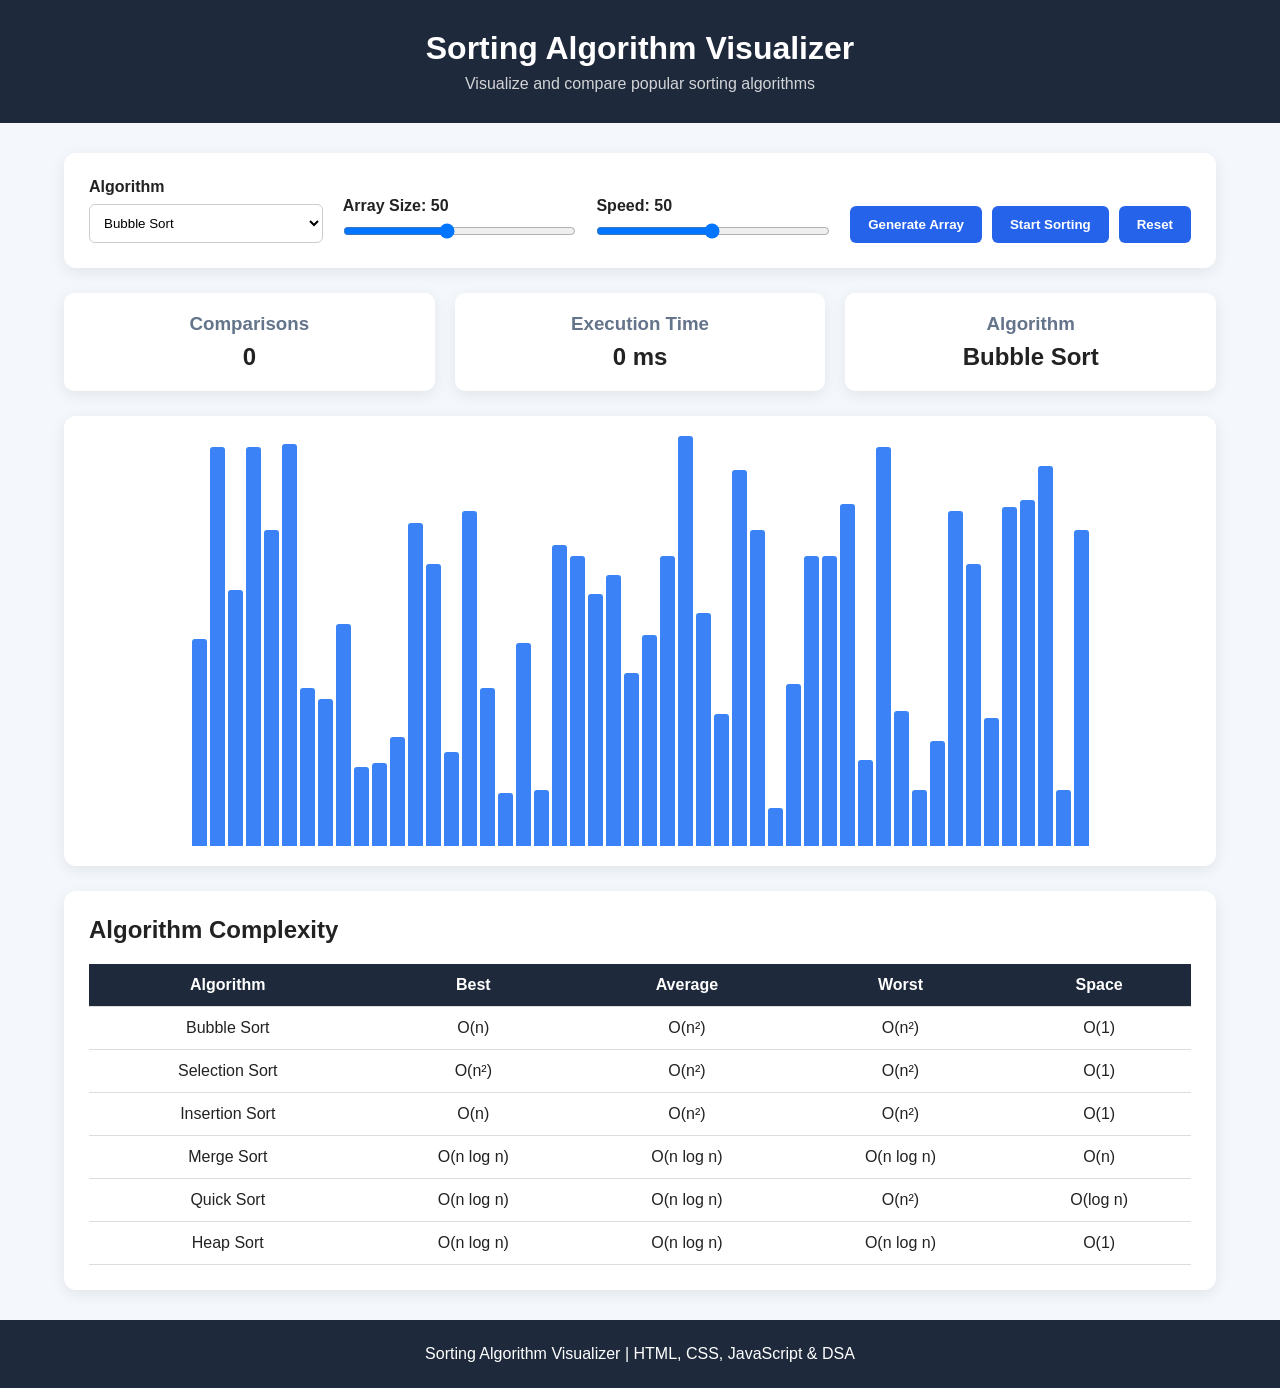
<file: Sorting-Algorithm-Visualizer/Sorting-Algorithm-Visualizer/index.html>
<!DOCTYPE html>
<html lang="en">
<head>
    <meta charset="UTF-8">
    <meta name="viewport" content="width=device-width, initial-scale=1.0">
    <title>Sorting Algorithm Visualizer</title>
    <link rel="stylesheet" href="style.css">
</head>
<body>
<header>
    <h1>Sorting Algorithm Visualizer</h1>
    <p>Visualize and compare popular sorting algorithms</p>
</header>

<main class="container">
    <section class="controls">
        <div class="control-group">
            <label for="algorithm">Algorithm</label>
            <select id="algorithm">
                <option value="bubble">Bubble Sort</option>
                <option value="selection">Selection Sort</option>
                <option value="insertion">Insertion Sort</option>
                <option value="merge">Merge Sort</option>
                <option value="quick">Quick Sort</option>
                <option value="heap">Heap Sort</option>
            </select>
        </div>

        <div class="control-group">
            <label for="size">Array Size: <span id="sizeValue">50</span></label>
            <input type="range" id="size" min="10" max="100" value="50">
        </div>

        <div class="control-group">
            <label for="speed">Speed: <span id="speedValue">50</span></label>
            <input type="range" id="speed" min="1" max="100" value="50">
        </div>

        <div class="buttons">
            <button id="generateBtn">Generate Array</button>
            <button id="sortBtn">Start Sorting</button>
            <button id="resetBtn">Reset</button>
        </div>
    </section>

    <section class="stats">
        <div class="stat-card">
            <h3>Comparisons</h3>
            <p id="comparisons">0</p>
        </div>
        <div class="stat-card">
            <h3>Execution Time</h3>
            <p id="executionTime">0 ms</p>
        </div>
        <div class="stat-card">
            <h3>Algorithm</h3>
            <p id="currentAlgorithm">Bubble Sort</p>
        </div>
    </section>

    <section class="visualizer">
        <div id="arrayContainer"></div>
    </section>

    <section class="complexity">
        <h2>Algorithm Complexity</h2>
        <div class="table-wrapper">
            <table>
                <thead>
                    <tr>
                        <th>Algorithm</th>
                        <th>Best</th>
                        <th>Average</th>
                        <th>Worst</th>
                        <th>Space</th>
                    </tr>
                </thead>
                <tbody>
                    <tr><td>Bubble Sort</td><td>O(n)</td><td>O(n²)</td><td>O(n²)</td><td>O(1)</td></tr>
                    <tr><td>Selection Sort</td><td>O(n²)</td><td>O(n²)</td><td>O(n²)</td><td>O(1)</td></tr>
                    <tr><td>Insertion Sort</td><td>O(n)</td><td>O(n²)</td><td>O(n²)</td><td>O(1)</td></tr>
                    <tr><td>Merge Sort</td><td>O(n log n)</td><td>O(n log n)</td><td>O(n log n)</td><td>O(n)</td></tr>
                    <tr><td>Quick Sort</td><td>O(n log n)</td><td>O(n log n)</td><td>O(n²)</td><td>O(log n)</td></tr>
                    <tr><td>Heap Sort</td><td>O(n log n)</td><td>O(n log n)</td><td>O(n log n)</td><td>O(1)</td></tr>
                </tbody>
            </table>
        </div>
    </section>
</main>

<footer>
    <p>Sorting Algorithm Visualizer | HTML, CSS, JavaScript & DSA</p>
</footer>

<script src="script.js"></script>
</body>
</html>
</file>
<file: Sorting-Algorithm-Visualizer/Sorting-Algorithm-Visualizer/style.css>
* {
    margin: 0;
    padding: 0;
    box-sizing: border-box;
}

body {
    font-family: Arial, sans-serif;
    background: #f4f7fb;
    color: #222;
}

header {
    text-align: center;
    padding: 30px 20px;
    background: #1e293b;
    color: white;
}

header h1 {
    font-size: 32px;
    margin-bottom: 8px;
}

header p {
    font-size: 16px;
    opacity: 0.8;
}

.container {
    width: 90%;
    max-width: 1200px;
    margin: 30px auto;
}

.controls {
    background: white;
    padding: 25px;
    border-radius: 12px;
    display: flex;
    flex-wrap: wrap;
    gap: 20px;
    align-items: end;
    box-shadow: 0 4px 15px rgba(0, 0, 0, 0.08);
}

.control-group {
    flex: 1;
    min-width: 180px;
}

.control-group label {
    display: block;
    font-weight: bold;
    margin-bottom: 8px;
}

select,
input[type="range"] {
    width: 100%;
}

select {
    padding: 10px;
    border: 1px solid #ccc;
    border-radius: 6px;
    background: white;
}

input[type="range"] {
    cursor: pointer;
}

.buttons {
    display: flex;
    gap: 10px;
    flex-wrap: wrap;
}

button {
    border: none;
    padding: 11px 18px;
    border-radius: 6px;
    cursor: pointer;
    font-weight: bold;
    background: #2563eb;
    color: white;
    transition: 0.2s;
}

button:hover {
    transform: translateY(-2px);
    opacity: 0.9;
}

button:disabled {
    cursor: not-allowed;
    opacity: 0.5;
}

.stats {
    display: grid;
    grid-template-columns: repeat(3, 1fr);
    gap: 20px;
    margin: 25px 0;
}

.stat-card {
    background: white;
    padding: 20px;
    text-align: center;
    border-radius: 10px;
    box-shadow: 0 4px 15px rgba(0, 0, 0, 0.08);
}

.stat-card h3 {
    color: #64748b;
    margin-bottom: 8px;
}

.stat-card p {
    font-size: 24px;
    font-weight: bold;
}

.visualizer {
    height: 450px;
    background: white;
    border-radius: 12px;
    padding: 20px;
    display: flex;
    align-items: end;
    box-shadow: 0 4px 15px rgba(0, 0, 0, 0.08);
    overflow: hidden;
}

#arrayContainer {
    width: 100%;
    height: 100%;
    display: flex;
    align-items: end;
    justify-content: center;
    gap: 3px;
}

.bar {
    flex: 1;
    max-width: 15px;
    background: #3b82f6;
    border-radius: 3px 3px 0 0;
    transition: height 0.1s ease;
}

.bar.comparing {
    background: #f59e0b;
}

.bar.swapping {
    background: #ef4444;
}

.bar.sorted {
    background: #22c55e;
}

.complexity {
    background: white;
    margin-top: 25px;
    padding: 25px;
    border-radius: 12px;
    box-shadow: 0 4px 15px rgba(0, 0, 0, 0.08);
}

.complexity h2 {
    margin-bottom: 20px;
}

.table-wrapper {
    overflow-x: auto;
}

table {
    width: 100%;
    border-collapse: collapse;
    min-width: 650px;
}

th,
td {
    padding: 12px;
    text-align: center;
    border-bottom: 1px solid #ddd;
}

th {
    background: #1e293b;
    color: white;
}

footer {
    text-align: center;
    padding: 25px;
    margin-top: 30px;
    background: #1e293b;
    color: white;
}

@media (max-width: 768px) {
    header h1 {
        font-size: 25px;
    }

    .stats {
        grid-template-columns: 1fr;
    }

    .controls {
        flex-direction: column;
        align-items: stretch;
    }

    .buttons {
        flex-direction: column;
    }

    button {
        width: 100%;
    }

    .visualizer {
        height: 350px;
    }
}
</file>
